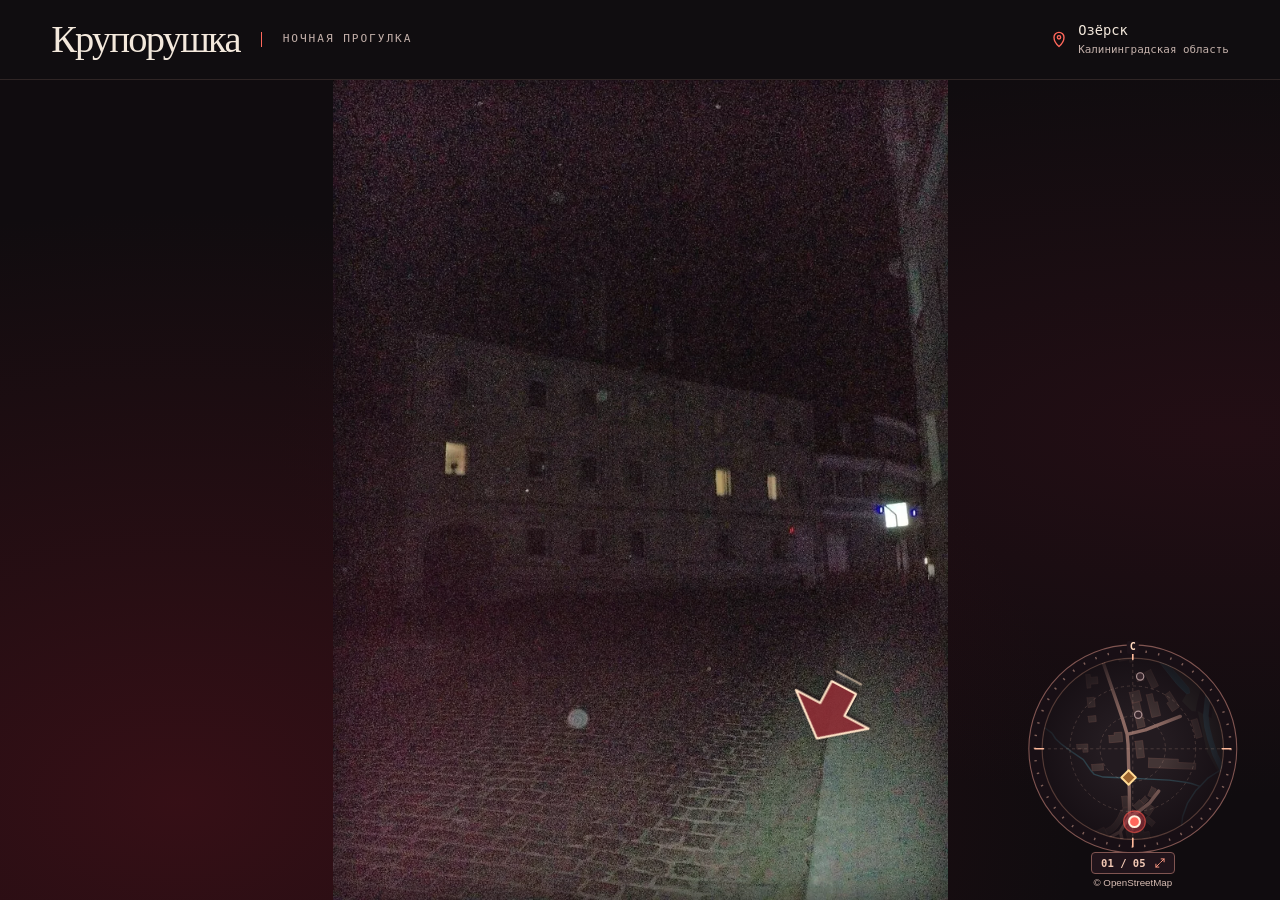
<file: docs/index.html>
<!doctype html>
<html lang="ru">
<head>
  <meta charset="utf-8">
  <meta name="viewport" content="width=device-width, initial-scale=1">
  <meta name="theme-color" content="#100d10">
  <meta name="description" content="Ночная фотопрогулка по Озёрску Калининградской области. Четыре кадра, одна дверь и кресло, которое все еще качается.">
  <title>Крупорушка — ночная прогулка по Озёрску</title>
  <link rel="stylesheet" href="walk.css?v=5">
  <link rel="stylesheet" href="map-transition.css">
  <script src="locations.js?v=5" defer></script>
  <script src="walk.js?v=5" defer></script>
</head>
<body>
  <main class="walk">
    <header class="masthead">
      <div class="identity">
        <a class="wordmark" href="#street">Крупорушка</a>
        <span class="subtitle">Ночная прогулка</span>
      </div>
      <a class="city" href="route.html" aria-label="Карта прогулки: Озёрск, Калининградская область">
        <svg viewBox="0 0 24 24" aria-hidden="true"><path d="M12 21s6-5 6-11a6 6 0 1 0-12 0c0 6 6 11 6 11Z"/><circle cx="12" cy="10" r="2"/></svg>
        <span>Озёрск<small>Калининградская область</small></span>
      </a>
    </header>

    <section class="viewport" aria-labelledby="scene-title">
      <div class="backdrop" aria-hidden="true"></div>
      <h1 class="sr-only" id="scene-title" aria-live="polite">Улица</h1>
      <div class="stage">
        <div class="shot is-current" data-stop="street">
          <picture>
            <source media="(max-width: 550px), (max-width: 950px) and (max-height: 520px)" srcset="assets/street-small.webp">
            <img src="assets/street.webp" srcset="assets/street-small.webp 528w, assets/street.webp 768w" sizes="min(100vw, 75vh)" decoding="async" alt="Темная улица, брусчатка и несколько освещенных окон." width="768" height="1024" fetchpriority="high">
          </picture>
          <a class="path-arrow path-forward" href="#bridge" aria-label="Идти к мосту">
            <svg viewBox="0 0 112 62" aria-hidden="true">
              <path class="arrow-trail" d="M46 59H66"/>
              <path d="M46 51V33H26L56 9 86 33H66V51Z"/>
            </svg>
          </a>
        </div>
        <div class="shot" data-stop="bridge" inert>
          <picture>
            <source media="(max-width: 550px), (max-width: 950px) and (max-height: 520px)" srcset="assets/bridge-small.webp">
            <img src="assets/bridge.webp" srcset="assets/bridge-small.webp 528w, assets/bridge.webp 768w" sizes="min(100vw, 75vh)" decoding="async" alt="Перила моста и голые ветки в свете вспышки." width="768" height="1024">
          </picture>
          <a class="path-arrow path-forward" href="#bakery" aria-label="Повернуть налево к пекарне">
            <svg viewBox="0 0 112 62" aria-hidden="true">
              <path class="arrow-trail" d="M46 59H66"/>
              <path d="M46 51V33H26L56 9 86 33H66V51Z"/>
            </svg>
          </a>
          <a class="path-arrow path-back" href="#street" aria-label="Вернуться на улицу">
            <svg viewBox="0 0 112 62" aria-hidden="true">
              <path class="arrow-trail" d="M46 59H66"/>
              <path d="M46 51V33H26L56 9 86 33H66V51Z"/>
            </svg>
          </a>
        </div>
        <div class="shot" data-stop="bakery" inert>
          <picture>
            <source media="(max-width: 550px), (max-width: 950px) and (max-height: 520px)" srcset="assets/bakery-small.webp">
            <img src="assets/bakery.webp" srcset="assets/bakery-small.webp 704w, assets/bakery.webp 1024w" sizes="min(100vw, 133vh)" decoding="async" alt="Красная вывеска «ОЗЕРСКИЙ ХЛЕБ» над ночным тротуаром." width="1024" height="768">
          </picture>
          <a class="path-arrow path-forward" href="#door" aria-label="Идти к Крупорушке">
            <svg viewBox="0 0 112 62" aria-hidden="true">
              <path class="arrow-trail" d="M46 59H66"/>
              <path d="M46 51V33H26L56 9 86 33H66V51Z"/>
            </svg>
          </a>
          <a class="path-arrow path-back" href="#bridge" aria-label="Вернуться к мосту">
            <svg viewBox="0 0 112 62" aria-hidden="true">
              <path class="arrow-trail" d="M46 59H66"/>
              <path d="M46 51V33H26L56 9 86 33H66V51Z"/>
            </svg>
          </a>
        </div>
        <div class="shot" data-stop="door" inert>
          <picture>
            <source media="(max-width: 550px), (max-width: 950px) and (max-height: 520px)" srcset="assets/door-small.webp">
            <img src="assets/door.webp" srcset="assets/door-small.webp 528w, assets/door.webp 768w" sizes="min(100vw, 75vh)" decoding="async" alt="Дом с эркером и светлой дверью справа." width="768" height="1024">
          </picture>
          <a class="door-outline path-forward" href="#room" aria-label="Открыть дверь">
            <svg viewBox="0 0 100 100" preserveAspectRatio="none" aria-hidden="true">
              <path class="door-edge" d="M24 11 78 15 87 88 31 91Z"/>
              <path class="door-light" pathLength="1" d="M24 11 78 15 87 88 31 91Z"/>
            </svg>
          </a>
          <a class="path-arrow path-back" href="#bakery" aria-label="Вернуться к пекарне">
            <svg viewBox="0 0 112 62" aria-hidden="true">
              <path class="arrow-trail" d="M46 59H66"/>
              <path d="M46 51V33H26L56 9 86 33H66V51Z"/>
            </svg>
          </a>
        </div>
        <div class="shot" data-stop="room" inert>
          <video id="chair" src="assets/chair.mp4" poster="assets/chair.webp" muted playsinline loop preload="none" aria-label="Пустое рыжее кресло качается среди черных стульев" width="576" height="432"></video>
          <div class="room-controls">
            <a href="#door" aria-label="Выйти на улицу">
              <svg viewBox="0 0 24 24" aria-hidden="true"><path d="M19 12H5m6 6-6-6 6-6"/></svg>
            </a>
            <button id="motion-control" type="button" data-playing="false" aria-label="Смотреть">
              <svg class="play-icon" viewBox="0 0 24 24" aria-hidden="true"><path d="M8 5v14l11-7Z"/></svg>
              <svg class="pause-icon" viewBox="0 0 24 24" aria-hidden="true"><path d="M9 5v14m6-14v14"/></svg>
            </button>
          </div>
        </div>
      </div>
      <div class="scene-fade" aria-hidden="true"></div>
      <aside class="minimap" aria-label="Мини-карта прогулки">
        <a class="minimap-open" href="route.html" aria-label="Открыть карту Озёрска">
          <svg viewBox="0 0 180 180" aria-hidden="true" class="minimap-graphic">
            <defs>
              <clipPath id="radar-window"><circle cx="90" cy="90" r="75"/></clipPath>
              <radialGradient id="radar-shade">
                <stop offset=".38" stop-color="#140d12" stop-opacity="0"/>
                <stop offset="1" stop-color="#140d12" stop-opacity=".78"/>
              </radialGradient>
              <linearGradient id="radar-beam" x1="0" y1="1" x2="1" y2="0">
                <stop stop-color="#ff665c" stop-opacity=".03"/>
                <stop offset="1" stop-color="#ff665c" stop-opacity=".5"/>
              </linearGradient>
            </defs>
            <circle class="radar-bezel" cx="90" cy="90" r="86"/>
            <g clip-path="url(#radar-window)">
              <image href="assets/ozersk-map.svg" x="10" width="160" height="180"/>
              <circle cx="90" cy="90" r="75" fill="url(#radar-shade)" stroke="none"/>
              <g class="minimap-grid">
                <path d="M15 90h150m-75-75v150"/>
                <circle cx="90" cy="90" r="27"/>
                <circle cx="90" cy="90" r="52"/>
              </g>
              <path class="radar-sweep" d="M90 90V15a75 75 0 0 1 48 17Z" fill="url(#radar-beam)" stroke="none"/>
              <g transform="translate(10 0)">
                <g id="minimap-stops"></g>
                <g id="minimap-target" visibility="hidden">
                  <path d="M0-6 6 0 0 6-6 0Z"/>
                </g>
                <g id="minimap-cursor">
                  <circle class="map-halo" r="9"/>
                  <circle class="map-pulse" r="8"/>
                  <circle class="map-dot" r="4.5"/>
                </g>
              </g>
            </g>
            <circle class="radar-rim" cx="90" cy="90" r="75"/>
            <circle class="radar-ticks" cx="90" cy="90" r="81" pathLength="48"/>
            <path class="radar-cardinals" d="M90 9v7m81 74h-7m-74 81v-7M9 90h7"/>
          </svg>
          <span class="minimap-compass" aria-hidden="true">С</span>
          <span class="minimap-status" aria-hidden="true">
            <span class="minimap-progress"></span>
            <svg viewBox="0 0 24 24"><path d="M14 5h5v5m0-5-6 6M10 19H5v-5m0 5 6-6"/></svg>
          </span>
        </a>
        <a class="minimap-credit" href="https://www.openstreetmap.org/copyright">© OpenStreetMap</a>
      </aside>
    </section>
    <noscript>Включите JavaScript, чтобы пройти по фотографиям и открыть дверь.</noscript>
  </main>
</body>
</html>
</file>
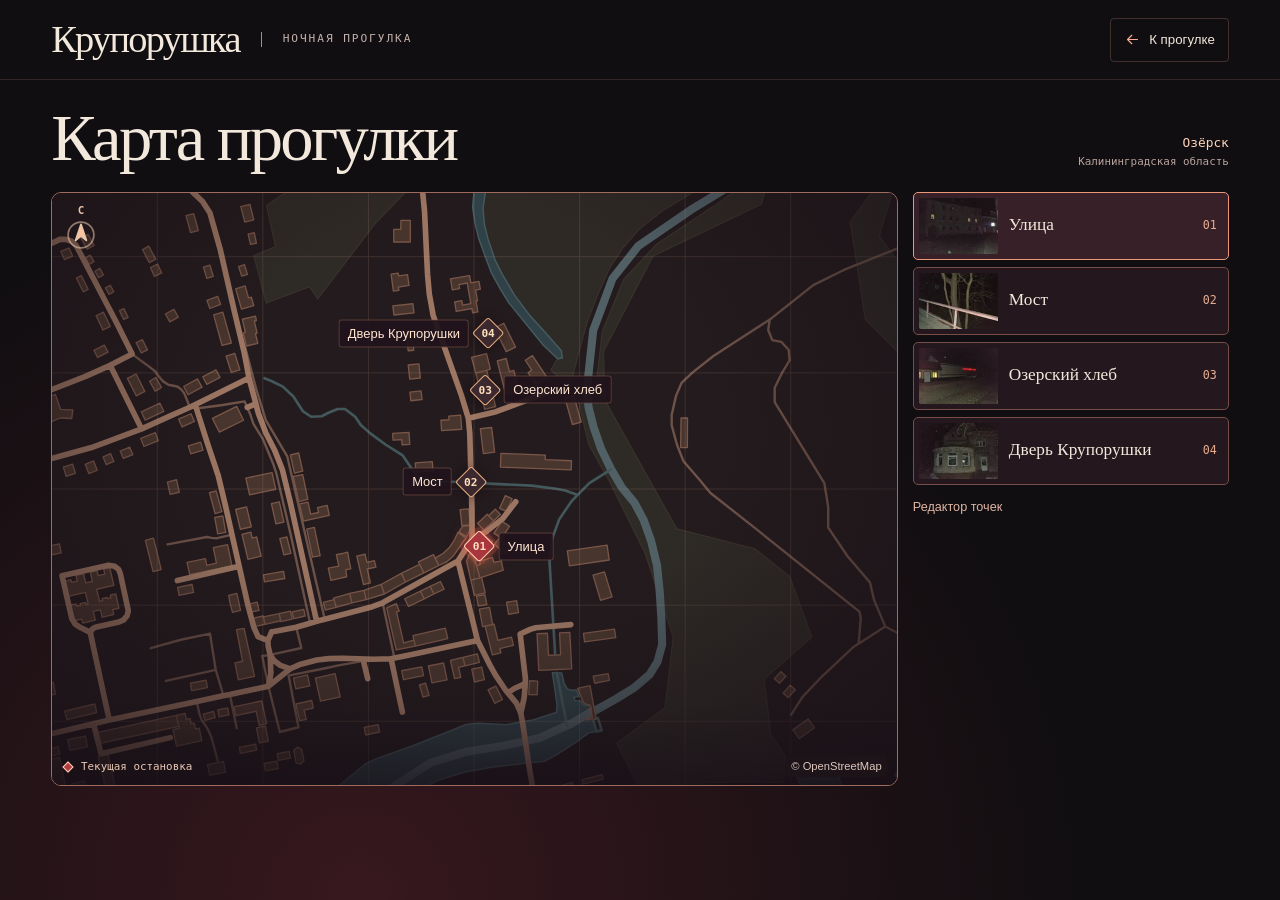
<file: docs/route.html>
<!doctype html>
<html lang="ru">
<head>
  <meta charset="utf-8">
  <meta name="viewport" content="width=device-width, initial-scale=1">
  <meta name="theme-color" content="#100d10">
  <meta name="description" content="Карта ночной фотопрогулки «Крупорушка» по Озёрску Калининградской области.">
  <title>Карта прогулки — Крупорушка</title>
  <link rel="stylesheet" href="walk.css?v=5">
  <link rel="stylesheet" href="route.css">
  <link rel="stylesheet" href="map-transition.css">
  <script src="locations.js?v=5" defer></script>
  <script src="route.js" defer></script>
</head>
<body class="route-page">
  <header class="masthead">
    <div class="identity"><a class="wordmark" href="./">Крупорушка</a><span class="subtitle">Ночная прогулка</span></div>
    <a class="return-link" href="./">
      <svg viewBox="0 0 24 24" aria-hidden="true"><path d="M19 12H5m6 6-6-6 6-6"/></svg>
      К прогулке
    </a>
  </header>
  <main class="route-content">
    <div class="route-heading">
      <h1>Карта прогулки</h1>
      <p>Озёрск<span>Калининградская область</span></p>
    </div>
    <div class="route-layout">
      <section class="route-map" aria-label="Карта остановок Озёрска">
        <div class="route-plane">
          <img class="route-terrain" src="assets/ozersk-route.svg" alt="" width="480" height="396" fetchpriority="high">
          <svg class="route-grid" viewBox="0 0 480 396" aria-hidden="true">
            <path d="M60 0v396m60-396v396m60-396v396m60-396v396m60-396v396m60-396v396m60-396v396M0 66h480M0 132h480M0 198h480M0 264h480M0 330h480"/>
          </svg>
        </div>
        <div class="route-compass" aria-hidden="true">
          <span>С</span>
          <svg viewBox="0 0 28 28"><path d="M14 4l5 15-5-4-5 4 5-15Z"/><circle cx="14" cy="14" r="12"/></svg>
        </div>
        <div class="route-key"><span></span>Текущая остановка</div>
        <a class="route-credit" href="https://www.openstreetmap.org/copyright">© OpenStreetMap</a>
      </section>
      <nav class="route-stops" aria-label="Остановки прогулки">
        <ol>
          <li><a href="./#street" data-stop="street"><img src="assets/street-thumb.webp" alt="" width="88" height="64"><span>Улица</span><b aria-hidden="true">01</b></a></li>
          <li><a href="./#bridge" data-stop="bridge"><img src="assets/bridge-thumb.webp" alt="" width="88" height="64"><span>Мост</span><b aria-hidden="true">02</b></a></li>
          <li><a href="./#bakery" data-stop="bakery"><img src="assets/bakery-thumb.webp" alt="" width="88" height="64"><span>Озерский хлеб</span><b aria-hidden="true">03</b></a></li>
          <li><a href="./#door" data-stop="door"><img src="assets/door-thumb.webp" alt="" width="88" height="64"><span>Дверь Крупорушки</span><b aria-hidden="true">04</b></a></li>
        </ol>
        <a class="edit-points" href="map.html">Редактор точек</a>
      </nav>
    </div>
  </main>
</body>
</html>
</file>
<file: docs/walk.css>
:root {
  color-scheme: dark;
  --ink: #100d10;
  --paper: #f3e8dc;
  --muted: #c3b0aa;
  --accent: #ff675b;
  --mono: "IBM Plex Mono", Consolas, monospace;
  --serif: Georgia, "Times New Roman", serif;
  --ease-out: cubic-bezier(.23, 1, .32, 1);
  font-family: "Segoe UI", Arial, sans-serif;
  background: var(--ink);
  color: var(--paper);
}
* { box-sizing: border-box; }
body { margin: 0; }
a { color: inherit; text-decoration: none; }
button { font: inherit; color: inherit; cursor: pointer; }
[hidden] { display: none !important; }
:focus-visible { outline: 2px solid #fff0bc; outline-offset: 5px; }
.sr-only {
  position: absolute;
  width: 1px;
  height: 1px;
  overflow: hidden;
  clip-path: inset(50%);
  white-space: nowrap;
}
.walk {
  min-height: 100svh;
  height: 100dvh;
  display: grid;
  grid-template-rows: auto minmax(350px, 1fr);
}
.masthead {
  min-height: 80px;
  padding: 15px clamp(18px, 4vw, 64px);
  display: flex;
  justify-content: space-between;
  align-items: center;
  gap: 18px;
  border-bottom: 1px solid #66504b5c;
}
.identity { display: flex; align-items: center; gap: 21px; }
.wordmark { font: 400 clamp(1.65rem, 3vw, 2.6rem)/1 var(--serif); letter-spacing: -.045em; }
.subtitle {
  padding-left: 21px;
  border-left: 1px solid var(--accent);
  color: var(--muted);
  font: 400 .7rem/1.3 var(--mono);
  letter-spacing: .17em;
  text-transform: uppercase;
}
.city { display: flex; align-items: center; gap: 9px; font: 400 .86rem/1.25 var(--mono); }
.city small { display: block; color: var(--muted); font-size: .68rem; margin-top: 4px; }
.city svg { width: 20px; height: 20px; stroke: var(--accent); }
svg { fill: none; stroke: currentColor; stroke-width: 1.65; stroke-linecap: round; stroke-linejoin: round; }
h1 { font: 400 clamp(1.9rem, 4.7vw, 4.4rem)/1.03 var(--serif); letter-spacing: -.04em; margin: 0; }
.viewport { position: relative; isolation: isolate; overflow: hidden; background: #100c0f; }
.backdrop {
  position: absolute;
  inset: 0;
  background:
    radial-gradient(ellipse at 14% 88%, #4d111a9e, transparent 58%),
    radial-gradient(ellipse at 96% 43%, #38101a76, transparent 55%),
    #100c0f;
}
.stage { position: absolute; inset: 0; display: grid; place-items: center; container-type: size; }
.shot {
  grid-area: 1 / 1;
  width: min(100cqw, 75cqh);
  aspect-ratio: 3 / 4;
  position: relative;
  isolation: isolate;
  opacity: 0;
  visibility: hidden;
  transition: opacity 240ms var(--ease-out), visibility 240ms step-end;
}
.shot[data-stop="bakery"], .shot[data-stop="room"] {
  width: min(100cqw, 133.333cqh);
  aspect-ratio: 4 / 3;
}
.shot.is-current {
  opacity: 1;
  visibility: visible;
  z-index: 1;
  transition: opacity 240ms var(--ease-out), visibility 0s;
}
.shot picture, .shot img, .shot video { display: block; width: 100%; height: 100%; object-fit: contain; }
.shot::after {
  position: absolute;
  inset: 0;
  content: "";
  pointer-events: none;
  background: radial-gradient(ellipse at 12% 95%, #730d2239, transparent 52%);
  box-shadow: inset 0 0 34px 6px #100c0f80;
}
.scene-fade {
  position: absolute;
  z-index: 2;
  inset: 0;
  opacity: 0;
  pointer-events: none;
  background:
    radial-gradient(ellipse at 16% 85%, #aa173aab, transparent 69%),
    radial-gradient(ellipse at 82% 24%, #7d172f8a, transparent 63%);
}
.path-arrow, .door-outline {
  position: absolute;
  z-index: 1;
  min-width: 44px;
  min-height: 44px;
  display: grid;
  place-items: center;
  opacity: 0;
  transition: opacity 250ms var(--ease-out);
}
.shot.is-current :is(.path-arrow, .door-outline) { opacity: 1; transition-delay: 80ms; }
.path-arrow {
  left: var(--x);
  top: var(--y);
  width: var(--width, 25%);
  aspect-ratio: 1.8;
  transform: translate(-50%, -50%);
  border-radius: 12px;
  color: #fff1d5;
}
.path-arrow::before, .door-outline::before {
  content: "";
  position: absolute;
  z-index: -1;
  inset: -46%;
  background: radial-gradient(ellipse, #ff334f80, #b31a3d2e 40%, transparent 71%);
  opacity: 0;
  transform: scale(.82);
  transition: opacity 180ms var(--ease-out), transform 200ms var(--ease-out);
  pointer-events: none;
}
.path-forward { color: #ffe3c7; }
.shot.is-current .path-forward::before { animation: guide-glow 1s var(--ease-out) 160ms 2; }
@keyframes guide-glow {
  0%, 100% { opacity: 0; transform: scale(.86); }
  38% { opacity: .9; transform: scale(1.1); }
}
.path-arrow svg {
  display: block;
  width: 100%;
  transform: rotate(var(--heading));
  overflow: visible;
  fill: #eee1c461;
  filter: drop-shadow(0 2px 2px #17090d);
  transition: transform 140ms var(--ease-out);
}
.path-forward svg { fill: #b53a42ab; }
.path-arrow .arrow-trail { opacity: .55; }
.path-back { --width: 17%; color: #e9d5c6; opacity: 0; }
.shot.is-current .path-back { opacity: .66; }
.path-back svg { fill: #e9d5c62e; }
.shot.is-current :is(.path-arrow, .door-outline):focus-visible::before {
  animation: none; opacity: 1; transform: scale(1.12);
}
.path-arrow:active svg { transform: rotate(var(--heading)) scale(.94); }
@media (hover: hover) and (pointer: fine) {
  .shot.is-current .path-arrow:hover { opacity: 1; }
  .shot.is-current :is(.path-arrow, .door-outline):hover::before {
    animation: none; opacity: 1; transform: scale(1.12);
  }
  .path-arrow:hover svg { transform: rotate(var(--heading)) translateY(-5px); }
}
[data-stop="street"] .path-forward { --x: 81%; --y: 77%; --heading: 208deg; }
[data-stop="bakery"] .path-forward { --x: 45%; --y: 78%; --heading: -126deg; --width: 20%; }
[data-stop="bakery"] .path-back { --x: 76%; --y: 80%; --heading: 48deg; --width: 13%; }
[data-stop="bridge"] .path-forward { --x: 26%; --y: 76%; --heading: -62deg; }
[data-stop="bridge"] .path-back { --x: 56%; --y: 86%; --heading: 118deg; }
[data-stop="door"] .path-back { --x: 69%; --y: 82%; --heading: 168deg; }
.door-outline {
  left: 74.6%;
  top: 58.7%;
  width: 12%;
  height: 15.2%;
  border-radius: 3px;
  color: #ffd19b;
}
.door-outline svg {
  width: 100%;
  height: 100%;
  overflow: visible;
  filter: drop-shadow(0 0 4px #ff7537) drop-shadow(0 0 11px #cf5122);
}
.door-outline path { stroke-width: 1.65; vector-effect: non-scaling-stroke; }
.door-edge { opacity: .47; fill: #eaa16b16; }
.door-light { stroke-dasharray: 1; }
.shot.is-current .door-light { animation: trace-door 720ms var(--ease-out) 120ms both; }
.door-outline:hover .door-edge, .door-outline:focus-visible .door-edge { opacity: 1; fill: #eaa16b3a; }
@keyframes trace-door {
  from { stroke-dashoffset: 1; }
  to { stroke-dashoffset: 0; }
}
.room-controls {
  position: absolute;
  z-index: 1;
  left: 12px;
  bottom: 12px;
  display: flex;
  gap: 8px;
}
.room-controls :is(a, button) {
  width: 44px;
  height: 44px;
  display: grid;
  place-items: center;
  border: 1px solid #dbc7ad63;
  border-radius: 5px;
  background: #1b1215e6;
}
.room-controls :is(a, button):hover { border-color: var(--accent); }
.room-controls svg { width: 20px; height: 20px; }
[data-playing="true"] .play-icon, [data-playing="false"] .pause-icon { display: none; }
.minimap {
  position: absolute;
  z-index: 3;
  right: clamp(15px, 3vw, 48px);
  bottom: max(12px, env(safe-area-inset-bottom));
  width: clamp(174px, 17vw, 258px);
  isolation: isolate;
}
.minimap-open {
  position: relative;
  display: block;
  border-radius: 50% 50% 9px 9px;
}
.minimap-graphic { display: block; width: 100%; height: auto; }
.radar-bezel { fill: #180f15; stroke: #805551; stroke-width: .9; }
.radar-rim { stroke: #b27d675e; stroke-width: 1; }
.radar-ticks { stroke: #f7bba575; stroke-width: 2; stroke-dasharray: .11 .89; stroke-linecap: butt; }
.radar-cardinals { stroke: #ffba9b; stroke-width: 1.35; }
.minimap-grid { opacity: .23; stroke: #f3c3ac; stroke-width: .65; stroke-dasharray: 2 3; }
.radar-sweep { opacity: 0; transform-origin: 90px 90px; }
#minimap-stops { fill: #38272d; stroke: #ac9293; stroke-width: 1; }
#minimap-stops .map-past-stop { fill: #a43e43; stroke: #ff9f864f; }
#minimap-target { stroke: #ffd993; fill: #9b642e; stroke-width: 1.6; }
#minimap-cursor { transition: transform 320ms var(--ease-out); }
.map-halo { fill: #ff48585c; stroke: #ff594e92; stroke-width: 1; }
.map-dot { fill: #ff675b; stroke: #fff1dd; stroke-width: 1.7; }
.map-pulse {
  opacity: 0;
  stroke: #ff7866;
  stroke-width: 1.3;
  transform-box: fill-box;
  transform-origin: center;
}
.minimap-compass {
  position: absolute;
  top: 1px;
  left: 50%;
  transform: translateX(-50%);
  padding: 1px .32em;
  border-radius: 2px;
  background: #1d1219;
  color: #ffd8be;
  font: 700 .63rem/1.05 var(--mono);
}
.minimap-status {
  position: relative;
  width: max-content;
  margin: -6px auto 0;
  padding: 3px 7px 3px 9px;
  display: flex;
  align-items: center;
  gap: 7px;
  background: #21141b;
  border: 1px solid #805551;
  border-radius: 4px;
  color: #f3c9b5;
}
.minimap-progress { white-space: nowrap; font: 700 .66rem/1 var(--mono); }
.minimap-status svg { width: 14px; height: 14px; color: #ff9a83; }
.minimap-open:is(:hover, :focus-visible) .minimap-status {
  border-color: #ffc4a5;
  color: #ffe8d9;
}
.minimap-credit {
  display: block;
  margin-top: 3px;
  text-align: center;
  color: #d9beb5;
  font-size: .61rem;
}
@media (max-width: 700px) {
  .masthead { min-height: 64px; padding: 12px 15px; }
  .identity { gap: 0; }
  .subtitle { display: none; }
  .city { gap: 5px; font-size: .78rem; }
  .city small { font-size: .56rem; }
  .city svg { width: 16px; height: 16px; }
  .stage { bottom: 86px; }
  .minimap { width: clamp(122px, 34vw, 164px); right: 10px; bottom: max(8px, env(safe-area-inset-bottom)); }
}
@media (max-height: 520px) and (orientation: landscape) {
  .walk { grid-template-rows: auto minmax(235px, 1fr); }
  .masthead { min-height: 55px; padding-block: 8px; }
  .stage { bottom: 0; }
  .minimap { width: clamp(110px, 16vw, 144px); }
}
@media (max-height: 650px) and (orientation: portrait) {
  .minimap { width: 116px; }
}
@media (prefers-reduced-motion: reduce) {
  *, *::before, *::after { transition: none !important; animation: none !important; }
}
</file>
<file: docs/map-transition.css>
@media (prefers-reduced-motion: no-preference) {
  @view-transition { navigation: auto; }

  .minimap-open, .route-map { view-transition-name: walk-map; }

  ::view-transition-group(walk-map) {
    animation-duration: 380ms;
    animation-timing-function: var(--ease-out);
  }
  ::view-transition-old(root), ::view-transition-new(root) { animation-duration: 310ms; }
}
</file>
<file: docs/route.css>
.route-page {
  background:
    radial-gradient(ellipse at 28% 100%, #37181e 0, transparent 55%),
    #110e11;
  min-height: 100svh;
}
.return-link {
  display: inline-flex;
  align-items: center;
  justify-content: center;
  gap: 8px;
  min-height: 44px;
  padding: 0 13px;
  border: 1px solid #9f706358;
  border-radius: 4px;
  white-space: nowrap;
  font-size: .83rem;
}
.return-link svg { width: 17px; height: 17px; color: #ffac94; }
.return-link:hover { border-color: #e4a48f; }
.route-content { max-width: 1520px; margin: 0 auto; padding: 24px clamp(16px, 4vw, 64px) 40px; }
.route-heading {
  display: flex;
  align-items: flex-end;
  justify-content: space-between;
  gap: 14px;
  margin-bottom: 19px;
}
.route-heading h1 { font-size: clamp(2.4rem, 5.2vw, 5rem); }
.route-heading p {
  margin: 0 0 3px;
  text-align: right;
  font: 400 .8rem/1.35 var(--mono);
  color: #ffd6ba;
}
.route-heading p span { display: block; margin-top: 4px; color: #b9a39d; font-size: .68rem; }
.route-layout {
  display: grid;
  grid-template-columns: minmax(0, 1fr) minmax(248px, 316px);
  gap: 15px;
  align-items: start;
}
.route-map {
  position: relative;
  min-width: 0;
  height: clamp(450px, 66svh, 710px);
  overflow: hidden;
  isolation: isolate;
  container-type: size;
  border: 1px solid #9e6b5d;
  border-radius: 10px;
  background: #241b1e;
}
.route-plane {
  position: absolute;
  top: 50%;
  left: 50%;
  transform: translate(-50%, -50%);
  width: max(100cqw, 121.213cqh);
  aspect-ratio: 40 / 33;
}
.route-terrain, .route-grid { display: block; position: absolute; inset: 0; width: 100%; height: 100%; }
.route-grid { stroke: #edbc9f; stroke-width: .5; opacity: .15; pointer-events: none; }
.route-plane::after, .route-map::after {
  content: "";
  position: absolute;
  inset: 0;
  pointer-events: none;
}
.route-plane::after {
  background:
    linear-gradient(0deg, #160e16f0, #1a111838 19%, transparent 40%),
    radial-gradient(ellipse at 49% 42%, transparent 40%, #190f16b8 100%);
}
.route-map::after {
  z-index: 3;
  opacity: 0;
  background: linear-gradient(108deg, transparent 30%, #ff8e6d14 47%, #ffcba965 50%, #e3524166 51%, transparent 67%);
  transform: translateX(-60%);
}
@media (prefers-reduced-motion: no-preference) {
  .route-map::after { animation: map-reveal 680ms var(--ease-out) 110ms both; }
  @keyframes map-reveal {
    0% { opacity: 0; transform: translateX(-60%); }
    32% { opacity: .86; }
    100% { opacity: 0; transform: translateX(65%); }
  }
}
.route-marker {
  position: absolute;
  z-index: 1;
  left: var(--x);
  top: var(--y);
  display: grid;
  place-items: center;
  width: 44px;
  height: 44px;
  transform: translate(-50%, -50%);
  border-radius: 50%;
}
.marker-number {
  position: relative;
  display: grid;
  place-items: center;
  width: 32px;
  height: 32px;
  color: #ffe0bc;
  font: 700 .7rem/1 var(--mono);
  isolation: isolate;
}
.marker-number::before {
  content: "";
  position: absolute;
  inset: 4.5px;
  z-index: -1;
  transform: rotate(45deg);
  background: #3c2930;
  border: 1px solid #e5ab7d;
  border-radius: 3px;
  box-shadow: 0 2px 12px #11090d91;
}
.marker-caption {
  position: absolute;
  left: calc(100% - 3px);
  color: #ffe5d0;
  border: 1px solid #b57b655c;
  border-radius: 3px;
  background: #21141bee;
  padding: 5px 8px;
  white-space: nowrap;
  font-size: .81rem;
  line-height: 1.2;
}
.route-marker:nth-of-type(even) .marker-caption { left: auto; right: calc(100% - 3px); }
.route-marker[aria-current] .marker-number::before {
  background: #a9353e;
  border-color: #ffd0ab;
  box-shadow: 0 0 0 4px #e85c4d38, 0 0 18px #ff664c91;
}
.route-marker:is(:hover, :focus-visible) { z-index: 2; }
.route-marker:is(:hover, :focus-visible) .marker-caption { border-color: #f5b98f; background: #382129; }
.route-compass, .route-key, .route-credit { position: absolute; z-index: 4; }
.route-compass {
  top: 13px;
  left: 14px;
  display: grid;
  justify-items: center;
  gap: 3px;
  color: #e6c4a9;
  font: 700 .67rem/1 var(--mono);
}
.route-compass svg { width: 30px; height: 30px; }
.route-compass path { fill: #ffc29c; }
.route-compass circle { opacity: .56; }
.route-key {
  bottom: 11px;
  left: 12px;
  display: flex;
  align-items: center;
  gap: 9px;
  font: 400 .68rem/1.25 var(--mono);
  color: #eac7b3;
}
.route-key span {
  width: 8px;
  height: 8px;
  border: 1px solid #ffd4b0;
  background: #b33d47;
  transform: rotate(45deg);
}
.route-credit {
  right: 10px;
  bottom: 8px;
  color: #ddc7bd;
  font-size: .7rem;
  padding: 5px;
  border-radius: 2px;
  background: #1e1419dc;
}
.route-stops ol { padding: 0; margin: 0; list-style: none; display: grid; gap: 7px; }
.route-stops li a {
  display: grid;
  grid-template-columns: 79px minmax(0, 1fr) auto;
  gap: 11px;
  align-items: center;
  min-height: 68px;
  overflow: hidden;
  padding: 5px 11px 5px 5px;
  background: #24181e;
  border: 1px solid #774d48;
  border-radius: 5px;
}
.route-stops li a:is([aria-current], :hover, :focus-visible) {
  border-color: #ed9779;
  background: #372027;
}
.route-stops img { display: block; width: 100%; height: 56px; object-fit: cover; object-position: center 59%; border-radius: 2px; }
.route-stops li span { font: 400 1.08rem/1.2 var(--serif); }
.route-stops b { color: #e7ad91; font: 400 .73rem/1 var(--mono); }
.edit-points { display: inline-grid; align-items: center; min-height: 44px; color: #dfb6a4; font-size: .79rem; text-underline-offset: 4px; }
.edit-points:hover { text-decoration: underline; }
@media (max-width: 790px) {
  .route-content { padding-top: 16px; }
  .route-heading { margin-bottom: 12px; }
  .route-layout { grid-template-columns: 1fr; }
  .route-map { height: clamp(400px, 63svh, 566px); }
  .route-stops ol { grid-template-columns: repeat(2, minmax(0, 1fr)); }
}
@media (max-width: 490px) {
  .route-content { padding-inline: 10px; }
  .route-heading { display: grid; gap: 4px; padding-inline: 5px; }
  .route-heading h1 { font-size: clamp(2.15rem, 8.5vw, 3.3rem); }
  .route-heading p { display: flex; align-items: baseline; gap: 8px; text-align: left; }
  .route-heading p span { font-size: .62rem; }
  .route-map { height: clamp(405px, 60svh, 510px); }
  .route-stops li a {
    min-height: 64px;
    grid-template-columns: 47px minmax(0, 1fr);
    gap: 8px;
    padding-right: 6px;
  }
  .route-stops img { height: 47px; }
  .route-stops li span { font-size: .95rem; }
  .route-stops b { display: none; }
  .marker-caption { font-size: .7rem; padding-inline: 5px; }
  .route-marker:nth-of-type(4) .marker-caption { max-width: 99px; white-space: normal; }
}
@media (max-width: 345px) {
  .route-marker:nth-of-type(4) .marker-caption { max-width: 85px; }
  .route-key { font-size: .57rem; }
  .route-credit { font-size: .61rem; }
}
</file>
